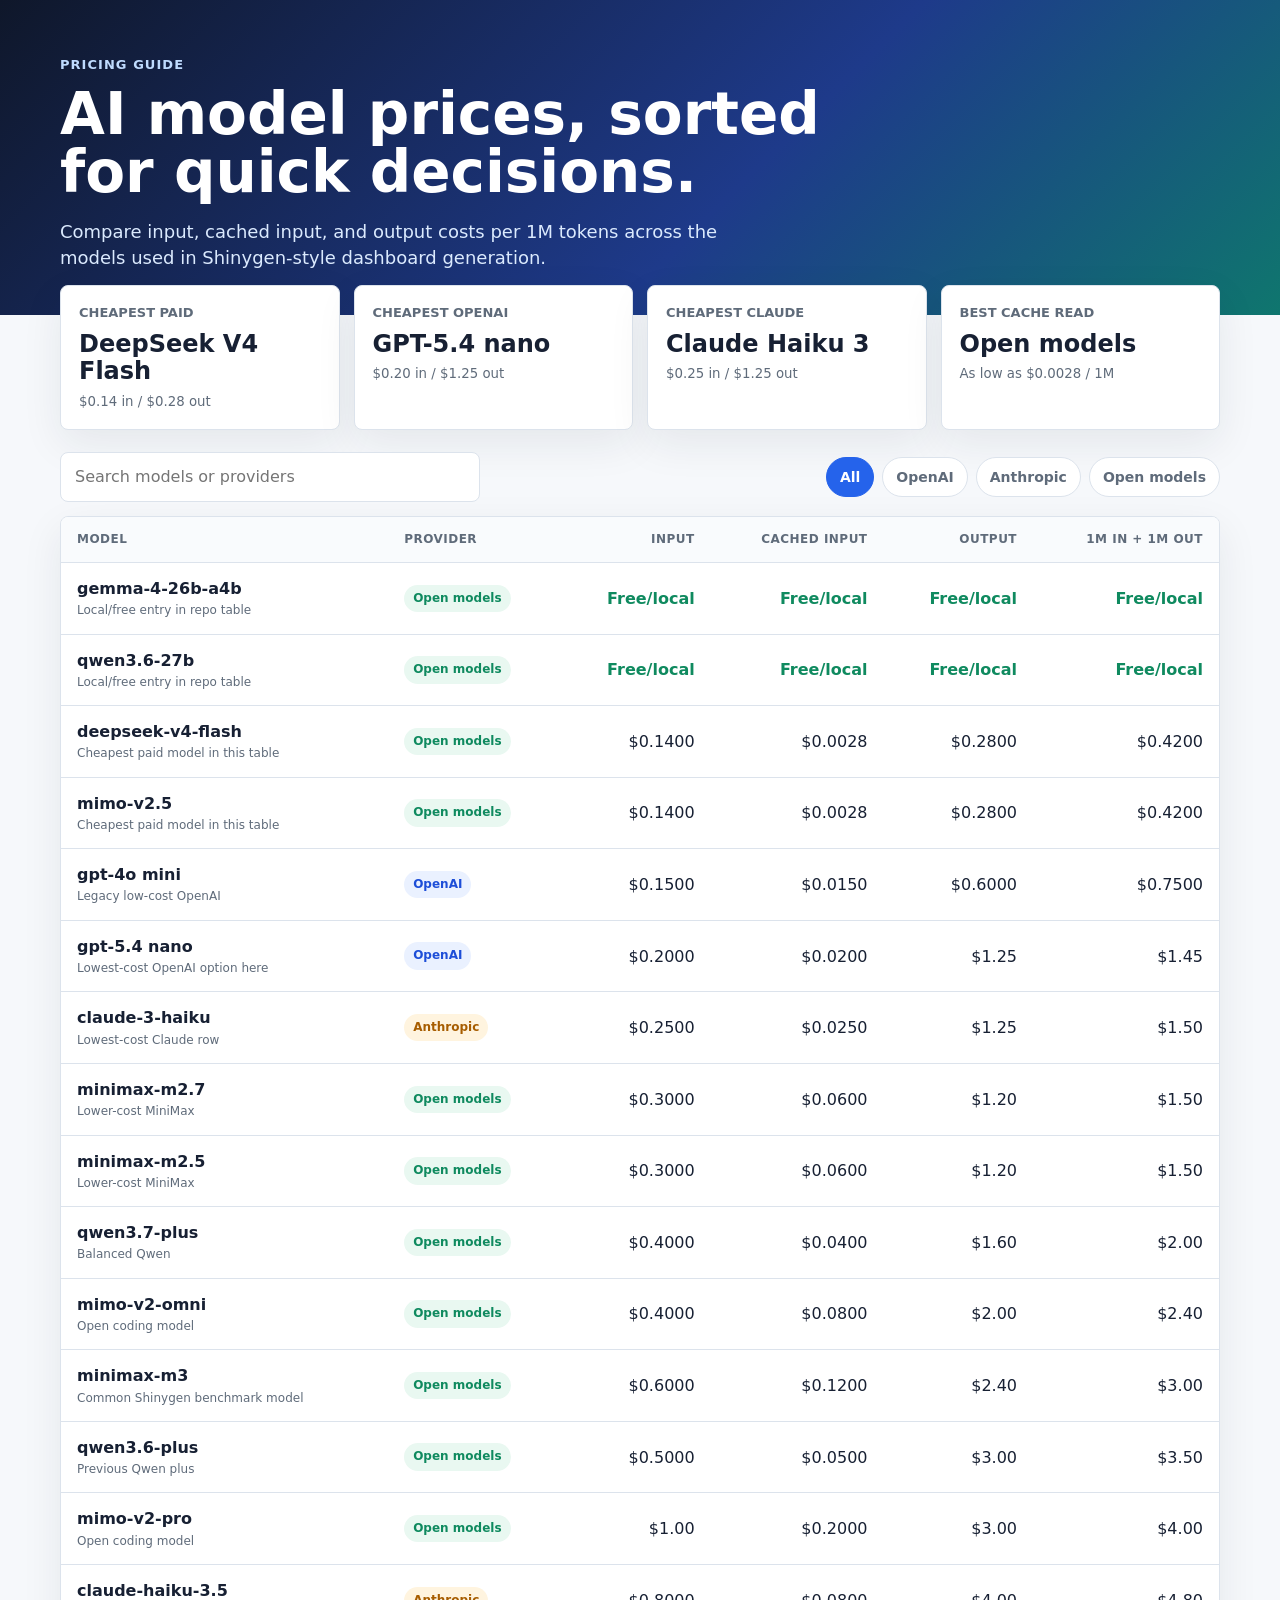
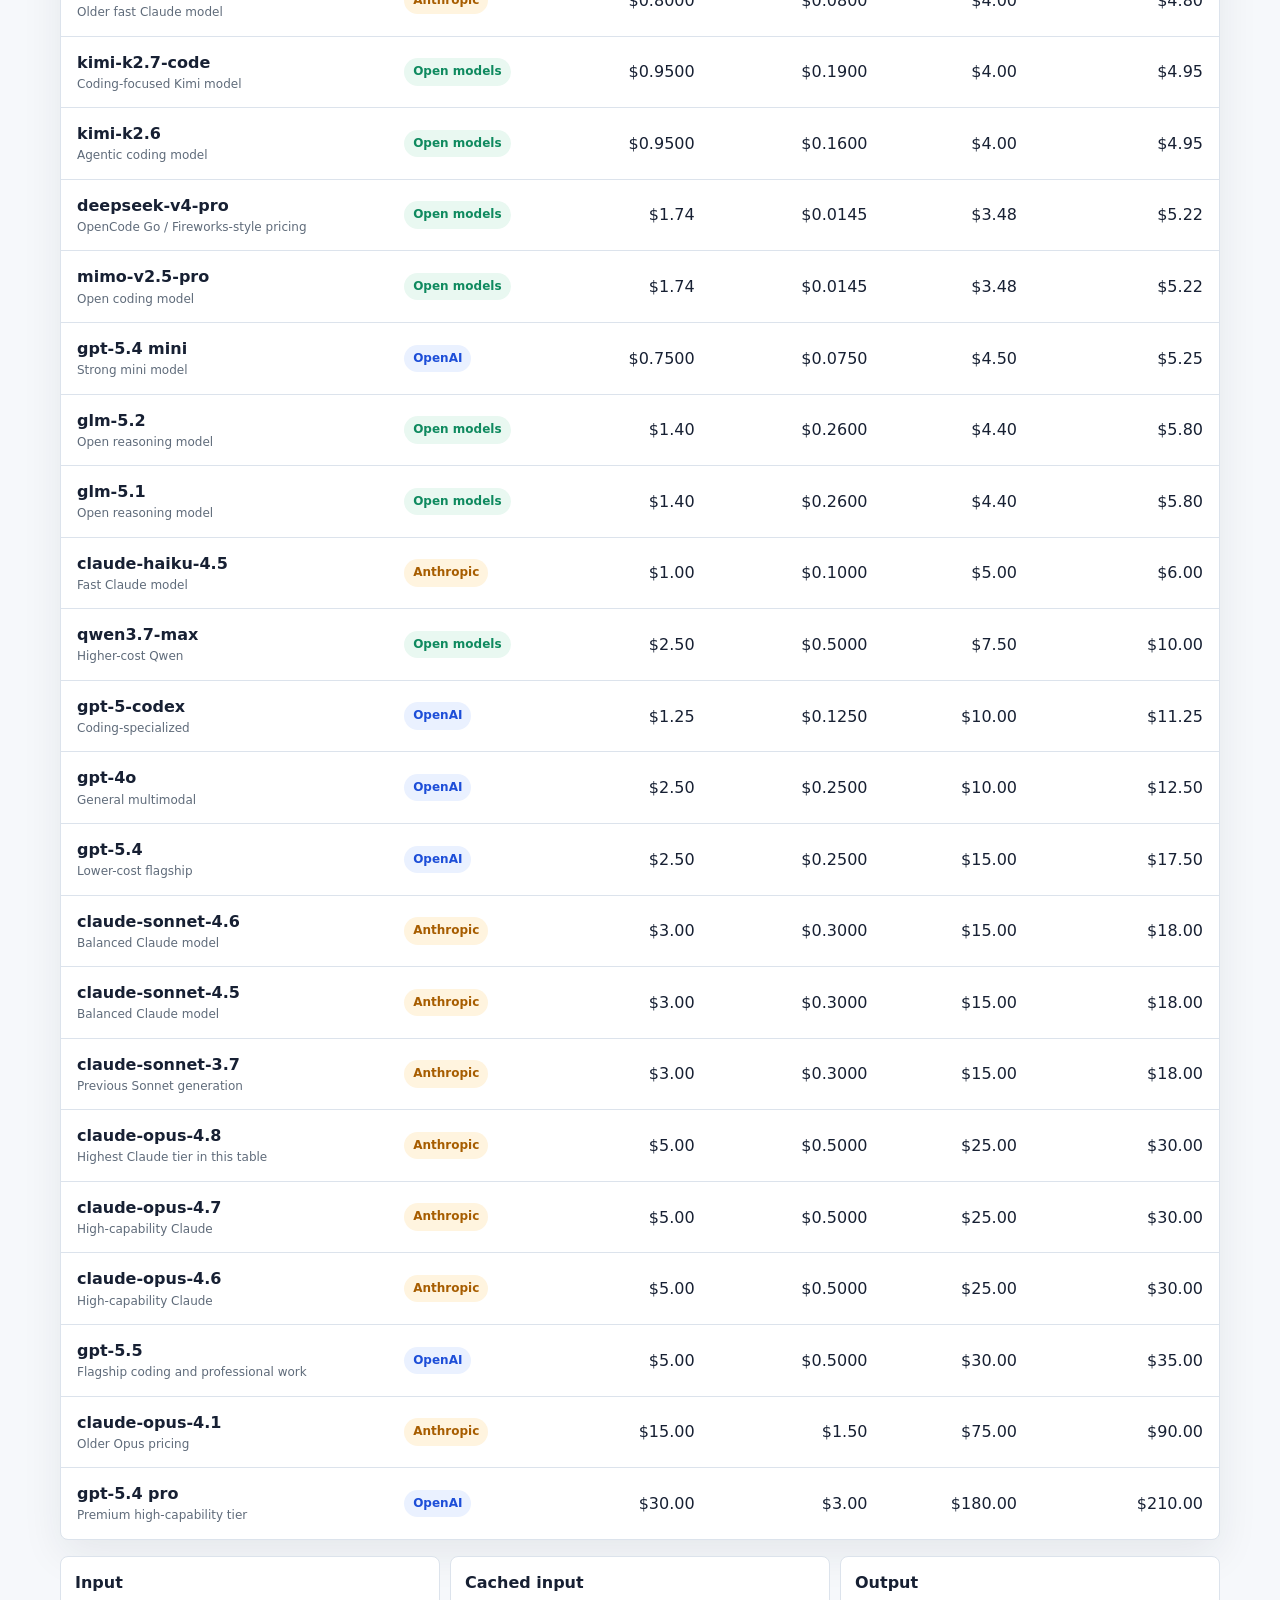
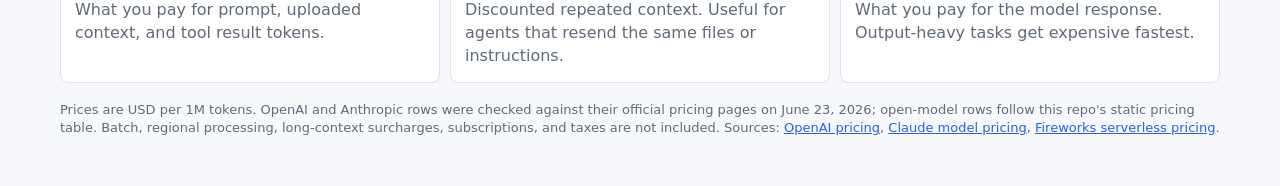
<file: model-pricing.html>
<!doctype html>
<html lang="en">
<head>
  <meta charset="utf-8">
  <meta name="viewport" content="width=device-width, initial-scale=1">
  <title>AI Model Pricing Guide</title>
  <link rel="icon" href="data:image/svg+xml,%3Csvg xmlns='http://www.w3.org/2000/svg' viewBox='0 0 16 16'%3E%3Crect width='16' height='16' rx='3' fill='%232563eb'/%3E%3Cpath d='M4 11h8M4 8h8M4 5h8' stroke='white' stroke-width='1.5' stroke-linecap='round'/%3E%3C/svg%3E">
  <style>
    :root {
      color-scheme: light;
      --bg: #f6f8fb;
      --panel: #fff;
      --ink: #172033;
      --muted: #5f6b7a;
      --line: #dce3ec;
      --blue: #2563eb;
      --blue-soft: #eaf1ff;
      --green: #0f8a5f;
      --green-soft: #e9f8f1;
      --amber: #a75d00;
      --amber-soft: #fff4df;
      --shadow: 0 14px 40px rgba(23, 32, 51, .08);
    }

    * { box-sizing: border-box; }

    body {
      margin: 0;
      background: var(--bg);
      color: var(--ink);
      font-family: Inter, ui-sans-serif, system-ui, -apple-system, BlinkMacSystemFont, "Segoe UI", sans-serif;
      line-height: 1.45;
    }

    header {
      background: linear-gradient(135deg, #0f172a 0%, #1e3a8a 58%, #0f766e 100%);
      color: #fff;
      padding: 56px 24px 44px;
    }

    .wrap {
      width: min(1160px, calc(100% - 32px));
      margin: 0 auto;
    }

    .eyebrow {
      color: #bfdbfe;
      font-size: 13px;
      font-weight: 700;
      letter-spacing: .08em;
      margin: 0 0 10px;
      text-transform: uppercase;
    }

    h1 {
      font-size: clamp(34px, 5vw, 58px);
      line-height: 1;
      letter-spacing: 0;
      margin: 0;
      max-width: 840px;
    }

    .lede {
      color: #dbeafe;
      font-size: 18px;
      margin: 18px 0 0;
      max-width: 720px;
    }

    main { padding: 28px 0 48px; }

    .summary {
      display: grid;
      grid-template-columns: repeat(4, 1fr);
      gap: 14px;
      margin-top: -58px;
    }

    .metric, .panel {
      background: var(--panel);
      border: 1px solid var(--line);
      border-radius: 8px;
      box-shadow: var(--shadow);
    }

    .metric { padding: 18px; }

    .metric span {
      color: var(--muted);
      display: block;
      font-size: 13px;
      font-weight: 700;
      margin-bottom: 8px;
      text-transform: uppercase;
    }

    .metric strong {
      display: block;
      font-size: 24px;
      line-height: 1.15;
    }

    .metric small {
      color: var(--muted);
      display: block;
      margin-top: 6px;
    }

    .toolbar {
      align-items: center;
      display: flex;
      gap: 12px;
      justify-content: space-between;
      margin: 22px 0 14px;
    }

    .search {
      background: #fff;
      border: 1px solid var(--line);
      border-radius: 8px;
      color: var(--ink);
      flex: 1;
      font: inherit;
      max-width: 420px;
      padding: 12px 14px;
    }

    .filters {
      display: flex;
      flex-wrap: wrap;
      gap: 8px;
      justify-content: flex-end;
    }

    .filter {
      background: #fff;
      border: 1px solid var(--line);
      border-radius: 999px;
      color: var(--muted);
      cursor: pointer;
      font: inherit;
      font-size: 14px;
      font-weight: 700;
      padding: 9px 13px;
    }

    .filter.active {
      background: var(--blue);
      border-color: var(--blue);
      color: #fff;
    }

    .panel { overflow: hidden; }

    table {
      border-collapse: collapse;
      width: 100%;
    }

    th, td {
      border-bottom: 1px solid var(--line);
      padding: 14px 16px;
      text-align: right;
      vertical-align: middle;
      white-space: nowrap;
    }

    th {
      background: #f9fbfd;
      color: var(--muted);
      cursor: pointer;
      font-size: 12px;
      letter-spacing: .04em;
      position: sticky;
      text-transform: uppercase;
      top: 0;
      z-index: 1;
    }

    th:first-child, td:first-child,
    th:nth-child(2), td:nth-child(2) {
      text-align: left;
    }

    tr:last-child td { border-bottom: 0; }
    tbody tr:hover { background: #fbfdff; }

    .model {
      color: var(--ink);
      display: block;
      font-weight: 800;
    }

    .note {
      color: var(--muted);
      display: block;
      font-size: 12px;
      margin-top: 2px;
    }

    .tag {
      border-radius: 999px;
      display: inline-flex;
      font-size: 12px;
      font-weight: 800;
      padding: 5px 9px;
    }

    .tag.openai { background: var(--blue-soft); color: #1d4ed8; }
    .tag.anthropic { background: var(--amber-soft); color: var(--amber); }
    .tag.opensource { background: var(--green-soft); color: var(--green); }

    .money { font-variant-numeric: tabular-nums; }
    .free { color: var(--green); font-weight: 800; }

    .help {
      color: var(--muted);
      display: grid;
      gap: 10px;
      grid-template-columns: 1fr 1fr 1fr;
      margin-top: 16px;
    }

    .help div {
      background: #fff;
      border: 1px solid var(--line);
      border-radius: 8px;
      padding: 14px;
    }

    .help strong {
      color: var(--ink);
      display: block;
      margin-bottom: 4px;
    }

    footer {
      color: var(--muted);
      font-size: 13px;
      padding: 18px 0 0;
    }

    a { color: var(--blue); }

    @media (max-width: 860px) {
      header { padding-top: 40px; }
      .summary, .help { grid-template-columns: 1fr 1fr; }
      .toolbar { align-items: stretch; flex-direction: column; }
      .search { max-width: none; width: 100%; }
      .filters { justify-content: flex-start; }
      .panel { overflow-x: auto; }
      table { min-width: 860px; }
    }

    @media (max-width: 560px) {
      .summary, .help { grid-template-columns: 1fr; }
      .metric strong { font-size: 21px; }
    }
  </style>
</head>
<body>
  <header>
    <div class="wrap">
      <p class="eyebrow">Pricing guide</p>
      <h1>AI model prices, sorted for quick decisions.</h1>
      <p class="lede">Compare input, cached input, and output costs per 1M tokens across the models used in Shinygen-style dashboard generation.</p>
    </div>
  </header>

  <main class="wrap">
    <section class="summary" aria-label="Pricing summary">
      <div class="metric">
        <span>Cheapest paid</span>
        <strong>DeepSeek V4 Flash</strong>
        <small>$0.14 in / $0.28 out</small>
      </div>
      <div class="metric">
        <span>Cheapest OpenAI</span>
        <strong>GPT-5.4 nano</strong>
        <small>$0.20 in / $1.25 out</small>
      </div>
      <div class="metric">
        <span>Cheapest Claude</span>
        <strong>Claude Haiku 3</strong>
        <small>$0.25 in / $1.25 out</small>
      </div>
      <div class="metric">
        <span>Best cache read</span>
        <strong>Open models</strong>
        <small>As low as $0.0028 / 1M</small>
      </div>
    </section>

    <section class="toolbar" aria-label="Table tools">
      <input class="search" id="search" type="search" placeholder="Search models or providers" aria-label="Search models or providers">
      <div class="filters" aria-label="Provider filters">
        <button class="filter active" data-provider="all" type="button">All</button>
        <button class="filter" data-provider="OpenAI" type="button">OpenAI</button>
        <button class="filter" data-provider="Anthropic" type="button">Anthropic</button>
        <button class="filter" data-provider="Open models" type="button">Open models</button>
      </div>
    </section>

    <section class="panel" aria-label="Model pricing table">
      <table>
        <thead>
          <tr>
            <th data-key="model">Model</th>
            <th data-key="provider">Provider</th>
            <th data-key="input">Input</th>
            <th data-key="cached">Cached input</th>
            <th data-key="output">Output</th>
            <th data-key="roundtrip">1M in + 1M out</th>
          </tr>
        </thead>
        <tbody id="rows"></tbody>
      </table>
    </section>

    <section class="help" aria-label="How to read this table">
      <div><strong>Input</strong>What you pay for prompt, uploaded context, and tool result tokens.</div>
      <div><strong>Cached input</strong>Discounted repeated context. Useful for agents that resend the same files or instructions.</div>
      <div><strong>Output</strong>What you pay for the model response. Output-heavy tasks get expensive fastest.</div>
    </section>

    <footer>
      Prices are USD per 1M tokens. OpenAI and Anthropic rows were checked against their official pricing pages on June 23, 2026; open-model rows follow this repo's static pricing table. Batch, regional processing, long-context surcharges, subscriptions, and taxes are not included.
      Sources: <a href="https://openai.com/api/pricing/">OpenAI pricing</a>, <a href="https://platform.claude.com/docs/en/about-claude/models/overview">Claude model pricing</a>, <a href="https://docs.fireworks.ai/serverless/pricing">Fireworks serverless pricing</a>.
    </footer>
  </main>

  <script>
    const models = [
      ["gpt-5.5", "OpenAI", 5, .5, 30, "Flagship coding and professional work"],
      ["gpt-5.4", "OpenAI", 2.5, .25, 15, "Lower-cost flagship"],
      ["gpt-5.4 pro", "OpenAI", 30, 3, 180, "Premium high-capability tier"],
      ["gpt-5.4 mini", "OpenAI", .75, .075, 4.5, "Strong mini model"],
      ["gpt-5.4 nano", "OpenAI", .2, .02, 1.25, "Lowest-cost OpenAI option here"],
      ["gpt-5-codex", "OpenAI", 1.25, .125, 10, "Coding-specialized"],
      ["gpt-4o", "OpenAI", 2.5, .25, 10, "General multimodal"],
      ["gpt-4o mini", "OpenAI", .15, .015, .6, "Legacy low-cost OpenAI"],
      ["claude-opus-4.8", "Anthropic", 5, .5, 25, "Highest Claude tier in this table"],
      ["claude-opus-4.7", "Anthropic", 5, .5, 25, "High-capability Claude"],
      ["claude-opus-4.6", "Anthropic", 5, .5, 25, "High-capability Claude"],
      ["claude-opus-4.1", "Anthropic", 15, 1.5, 75, "Older Opus pricing"],
      ["claude-sonnet-4.6", "Anthropic", 3, .3, 15, "Balanced Claude model"],
      ["claude-sonnet-4.5", "Anthropic", 3, .3, 15, "Balanced Claude model"],
      ["claude-sonnet-3.7", "Anthropic", 3, .3, 15, "Previous Sonnet generation"],
      ["claude-haiku-4.5", "Anthropic", 1, .1, 5, "Fast Claude model"],
      ["claude-haiku-3.5", "Anthropic", .8, .08, 4, "Older fast Claude model"],
      ["claude-3-haiku", "Anthropic", .25, .025, 1.25, "Lowest-cost Claude row"],
      ["deepseek-v4-pro", "Open models", 1.74, .0145, 3.48, "OpenCode Go / Fireworks-style pricing"],
      ["mimo-v2-pro", "Open models", 1, .2, 3, "Open coding model"],
      ["mimo-v2-omni", "Open models", .4, .08, 2, "Open coding model"],
      ["glm-5.2", "Open models", 1.4, .26, 4.4, "Open reasoning model"],
      ["glm-5.1", "Open models", 1.4, .26, 4.4, "Open reasoning model"],
      ["mimo-v2.5-pro", "Open models", 1.74, .0145, 3.48, "Open coding model"],
      ["kimi-k2.7-code", "Open models", .95, .19, 4, "Coding-focused Kimi model"],
      ["kimi-k2.6", "Open models", .95, .16, 4, "Agentic coding model"],
      ["minimax-m3", "Open models", .6, .12, 2.4, "Common Shinygen benchmark model"],
      ["minimax-m2.7", "Open models", .3, .06, 1.2, "Lower-cost MiniMax"],
      ["minimax-m2.5", "Open models", .3, .06, 1.2, "Lower-cost MiniMax"],
      ["qwen3.7-max", "Open models", 2.5, .5, 7.5, "Higher-cost Qwen"],
      ["qwen3.7-plus", "Open models", .4, .04, 1.6, "Balanced Qwen"],
      ["qwen3.6-plus", "Open models", .5, .05, 3, "Previous Qwen plus"],
      ["deepseek-v4-flash", "Open models", .14, .0028, .28, "Cheapest paid model in this table"],
      ["mimo-v2.5", "Open models", .14, .0028, .28, "Cheapest paid model in this table"],
      ["gemma-4-26b-a4b", "Open models", 0, 0, 0, "Local/free entry in repo table"],
      ["qwen3.6-27b", "Open models", 0, 0, 0, "Local/free entry in repo table"]
    ].map(([model, provider, input, cached, output, note]) => ({
      model, provider, input, cached, output, note, roundtrip: input + output
    }));

    let provider = "all";
    let sortKey = "roundtrip";
    let sortDir = 1;

    const rows = document.querySelector("#rows");
    const search = document.querySelector("#search");
    const filters = document.querySelectorAll(".filter");

    function money(value) {
      return value === 0 ? '<span class="free">Free/local</span>' : `<span class="money">$${value.toFixed(value < 1 ? 4 : 2)}</span>`;
    }

    function tagClass(value) {
      return value === "OpenAI" ? "openai" : value === "Anthropic" ? "anthropic" : "opensource";
    }

    function draw() {
      const q = search.value.trim().toLowerCase();
      const visible = models
        .filter(row => provider === "all" || row.provider === provider)
        .filter(row => `${row.model} ${row.provider} ${row.note}`.toLowerCase().includes(q))
        .sort((a, b) => {
          const av = a[sortKey];
          const bv = b[sortKey];
          return (typeof av === "number" ? av - bv : String(av).localeCompare(String(bv))) * sortDir;
        });

      rows.innerHTML = visible.map(row => `
        <tr>
          <td><span class="model">${row.model}</span><span class="note">${row.note}</span></td>
          <td><span class="tag ${tagClass(row.provider)}">${row.provider}</span></td>
          <td>${money(row.input)}</td>
          <td>${money(row.cached)}</td>
          <td>${money(row.output)}</td>
          <td>${money(row.roundtrip)}</td>
        </tr>
      `).join("");
    }

    filters.forEach(button => {
      button.addEventListener("click", () => {
        provider = button.dataset.provider;
        filters.forEach(item => item.classList.toggle("active", item === button));
        draw();
      });
    });

    document.querySelectorAll("th").forEach(th => {
      th.addEventListener("click", () => {
        const key = th.dataset.key;
        sortDir = sortKey === key ? -sortDir : 1;
        sortKey = key;
        draw();
      });
    });

    search.addEventListener("input", draw);
    draw();
  </script>
</body>
</html>
</file>
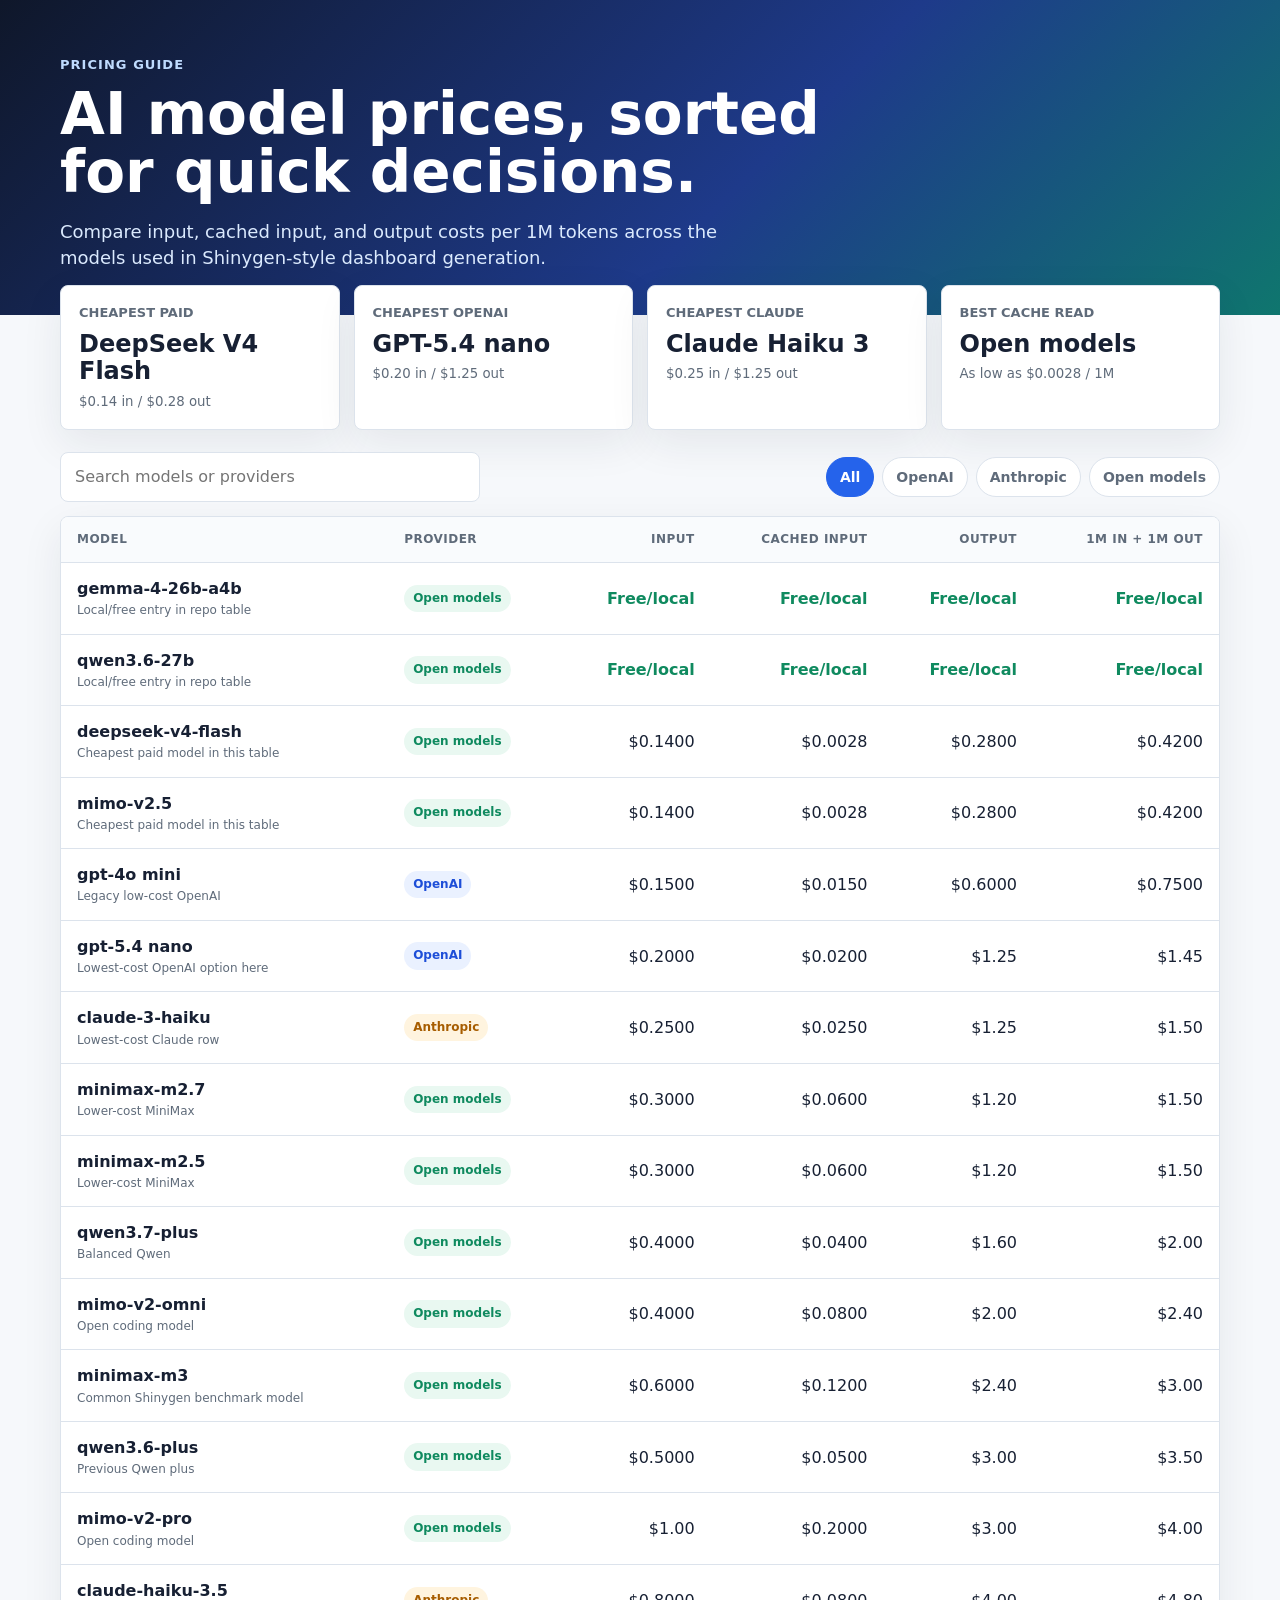
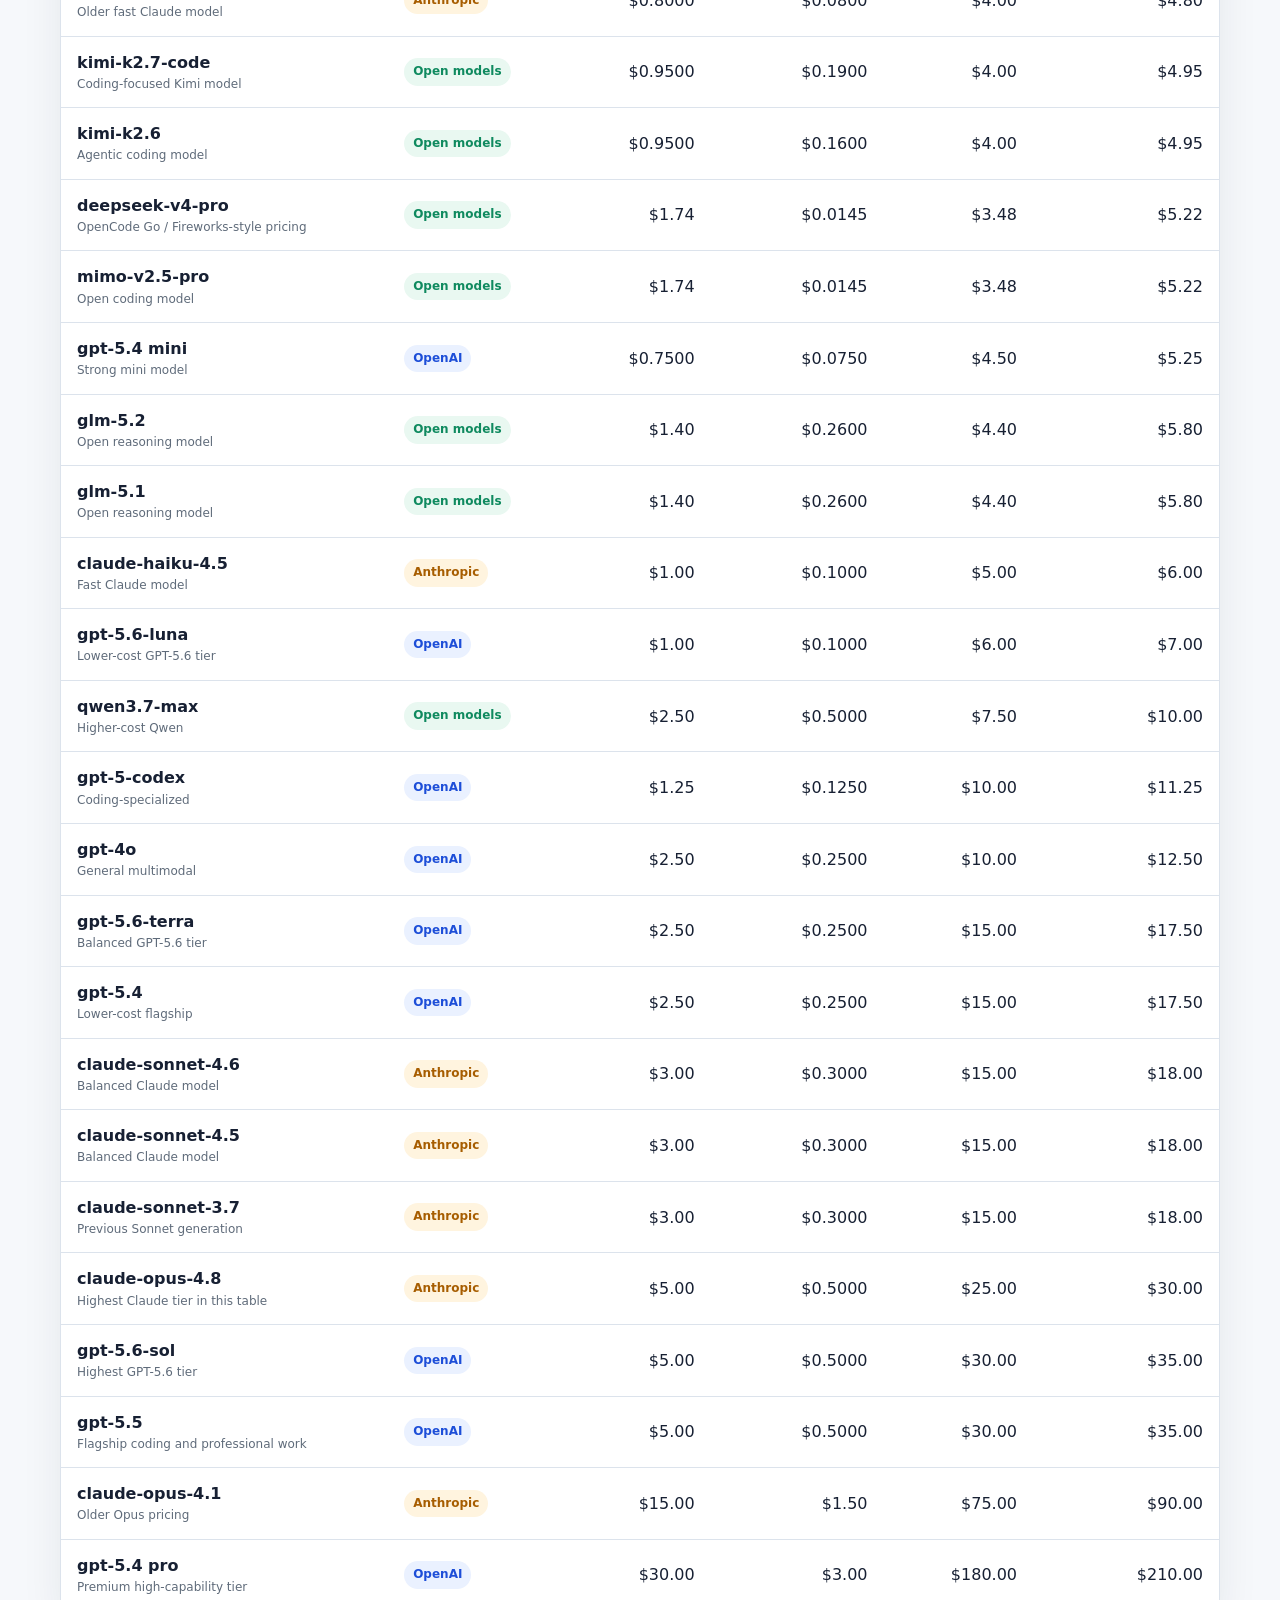
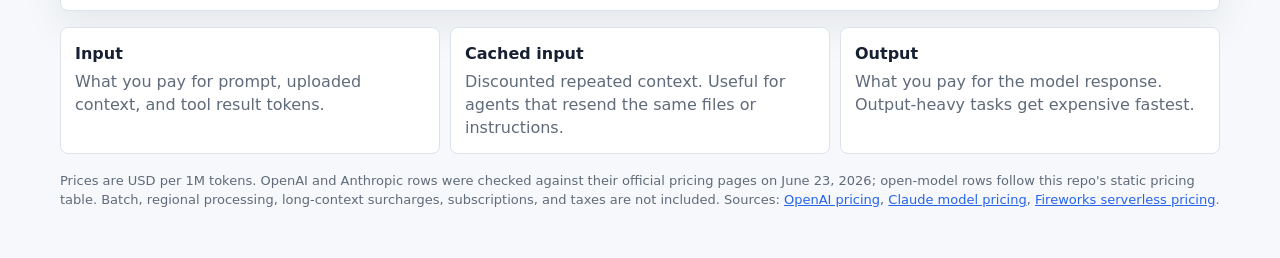
<file: user_testing_app/model_pricing.html>
<!doctype html>
<html lang="en">
<head>
  <meta charset="utf-8">
  <meta name="viewport" content="width=device-width, initial-scale=1">
  <title>AI Model Pricing Guide</title>
  <link rel="icon" href="data:image/svg+xml,%3Csvg xmlns='http://www.w3.org/2000/svg' viewBox='0 0 16 16'%3E%3Crect width='16' height='16' rx='3' fill='%232563eb'/%3E%3Cpath d='M4 11h8M4 8h8M4 5h8' stroke='white' stroke-width='1.5' stroke-linecap='round'/%3E%3C/svg%3E">
  <style>
    :root {
      color-scheme: light;
      --bg: #f6f8fb;
      --panel: #fff;
      --ink: #172033;
      --muted: #5f6b7a;
      --line: #dce3ec;
      --blue: #2563eb;
      --blue-soft: #eaf1ff;
      --green: #0f8a5f;
      --green-soft: #e9f8f1;
      --amber: #a75d00;
      --amber-soft: #fff4df;
      --shadow: 0 14px 40px rgba(23, 32, 51, .08);
    }

    * { box-sizing: border-box; }

    body {
      margin: 0;
      background: var(--bg);
      color: var(--ink);
      font-family: Inter, ui-sans-serif, system-ui, -apple-system, BlinkMacSystemFont, "Segoe UI", sans-serif;
      line-height: 1.45;
    }

    header {
      background: linear-gradient(135deg, #0f172a 0%, #1e3a8a 58%, #0f766e 100%);
      color: #fff;
      padding: 56px 24px 44px;
    }

    .wrap {
      width: min(1160px, calc(100% - 32px));
      margin: 0 auto;
    }

    .eyebrow {
      color: #bfdbfe;
      font-size: 13px;
      font-weight: 700;
      letter-spacing: .08em;
      margin: 0 0 10px;
      text-transform: uppercase;
    }

    h1 {
      font-size: clamp(34px, 5vw, 58px);
      line-height: 1;
      letter-spacing: 0;
      margin: 0;
      max-width: 840px;
    }

    .lede {
      color: #dbeafe;
      font-size: 18px;
      margin: 18px 0 0;
      max-width: 720px;
    }

    main { padding: 28px 0 48px; }

    .summary {
      display: grid;
      grid-template-columns: repeat(4, 1fr);
      gap: 14px;
      margin-top: -58px;
    }

    .metric, .panel {
      background: var(--panel);
      border: 1px solid var(--line);
      border-radius: 8px;
      box-shadow: var(--shadow);
    }

    .metric { padding: 18px; }

    .metric span {
      color: var(--muted);
      display: block;
      font-size: 13px;
      font-weight: 700;
      margin-bottom: 8px;
      text-transform: uppercase;
    }

    .metric strong {
      display: block;
      font-size: 24px;
      line-height: 1.15;
    }

    .metric small {
      color: var(--muted);
      display: block;
      margin-top: 6px;
    }

    .toolbar {
      align-items: center;
      display: flex;
      gap: 12px;
      justify-content: space-between;
      margin: 22px 0 14px;
    }

    .search {
      background: #fff;
      border: 1px solid var(--line);
      border-radius: 8px;
      color: var(--ink);
      flex: 1;
      font: inherit;
      max-width: 420px;
      padding: 12px 14px;
    }

    .filters {
      display: flex;
      flex-wrap: wrap;
      gap: 8px;
      justify-content: flex-end;
    }

    .filter {
      background: #fff;
      border: 1px solid var(--line);
      border-radius: 999px;
      color: var(--muted);
      cursor: pointer;
      font: inherit;
      font-size: 14px;
      font-weight: 700;
      padding: 9px 13px;
    }

    .filter.active {
      background: var(--blue);
      border-color: var(--blue);
      color: #fff;
    }

    .panel { overflow: hidden; }

    table {
      border-collapse: collapse;
      width: 100%;
    }

    th, td {
      border-bottom: 1px solid var(--line);
      padding: 14px 16px;
      text-align: right;
      vertical-align: middle;
      white-space: nowrap;
    }

    th {
      background: #f9fbfd;
      color: var(--muted);
      cursor: pointer;
      font-size: 12px;
      letter-spacing: .04em;
      position: sticky;
      text-transform: uppercase;
      top: 0;
      z-index: 1;
    }

    th:first-child, td:first-child,
    th:nth-child(2), td:nth-child(2) {
      text-align: left;
    }

    tr:last-child td { border-bottom: 0; }
    tbody tr:hover { background: #fbfdff; }

    .model {
      color: var(--ink);
      display: block;
      font-weight: 800;
    }

    .note {
      color: var(--muted);
      display: block;
      font-size: 12px;
      margin-top: 2px;
    }

    .tag {
      border-radius: 999px;
      display: inline-flex;
      font-size: 12px;
      font-weight: 800;
      padding: 5px 9px;
    }

    .tag.openai { background: var(--blue-soft); color: #1d4ed8; }
    .tag.anthropic { background: var(--amber-soft); color: var(--amber); }
    .tag.opensource { background: var(--green-soft); color: var(--green); }

    .money { font-variant-numeric: tabular-nums; }
    .free { color: var(--green); font-weight: 800; }

    .help {
      color: var(--muted);
      display: grid;
      gap: 10px;
      grid-template-columns: 1fr 1fr 1fr;
      margin-top: 16px;
    }

    .help div {
      background: #fff;
      border: 1px solid var(--line);
      border-radius: 8px;
      padding: 14px;
    }

    .help strong {
      color: var(--ink);
      display: block;
      margin-bottom: 4px;
    }

    footer {
      color: var(--muted);
      font-size: 13px;
      padding: 18px 0 0;
    }

    a { color: var(--blue); }

    @media (max-width: 860px) {
      header { padding-top: 40px; }
      .summary, .help { grid-template-columns: 1fr 1fr; }
      .toolbar { align-items: stretch; flex-direction: column; }
      .search { max-width: none; width: 100%; }
      .filters { justify-content: flex-start; }
      .panel { overflow-x: auto; }
      table { min-width: 860px; }
    }

    @media (max-width: 560px) {
      .summary, .help { grid-template-columns: 1fr; }
      .metric strong { font-size: 21px; }
    }
  </style>
</head>
<body>
  <header>
    <div class="wrap">
      <p class="eyebrow">Pricing guide</p>
      <h1>AI model prices, sorted for quick decisions.</h1>
      <p class="lede">Compare input, cached input, and output costs per 1M tokens across the models used in Shinygen-style dashboard generation.</p>
    </div>
  </header>

  <main class="wrap">
    <section class="summary" aria-label="Pricing summary">
      <div class="metric">
        <span>Cheapest paid</span>
        <strong>DeepSeek V4 Flash</strong>
        <small>$0.14 in / $0.28 out</small>
      </div>
      <div class="metric">
        <span>Cheapest OpenAI</span>
        <strong>GPT-5.4 nano</strong>
        <small>$0.20 in / $1.25 out</small>
      </div>
      <div class="metric">
        <span>Cheapest Claude</span>
        <strong>Claude Haiku 3</strong>
        <small>$0.25 in / $1.25 out</small>
      </div>
      <div class="metric">
        <span>Best cache read</span>
        <strong>Open models</strong>
        <small>As low as $0.0028 / 1M</small>
      </div>
    </section>

    <section class="toolbar" aria-label="Table tools">
      <input class="search" id="search" type="search" placeholder="Search models or providers" aria-label="Search models or providers">
      <div class="filters" aria-label="Provider filters">
        <button class="filter active" data-provider="all" type="button">All</button>
        <button class="filter" data-provider="OpenAI" type="button">OpenAI</button>
        <button class="filter" data-provider="Anthropic" type="button">Anthropic</button>
        <button class="filter" data-provider="Open models" type="button">Open models</button>
      </div>
    </section>

    <section class="panel" aria-label="Model pricing table">
      <table>
        <thead>
          <tr>
            <th data-key="model">Model</th>
            <th data-key="provider">Provider</th>
            <th data-key="input">Input</th>
            <th data-key="cached">Cached input</th>
            <th data-key="output">Output</th>
            <th data-key="roundtrip">1M in + 1M out</th>
          </tr>
        </thead>
        <tbody id="rows"></tbody>
      </table>
    </section>

    <section class="help" aria-label="How to read this table">
      <div><strong>Input</strong>What you pay for prompt, uploaded context, and tool result tokens.</div>
      <div><strong>Cached input</strong>Discounted repeated context. Useful for agents that resend the same files or instructions.</div>
      <div><strong>Output</strong>What you pay for the model response. Output-heavy tasks get expensive fastest.</div>
    </section>

    <footer>
      Prices are USD per 1M tokens. OpenAI and Anthropic rows were checked against their official pricing pages on June 23, 2026; open-model rows follow this repo's static pricing table. Batch, regional processing, long-context surcharges, subscriptions, and taxes are not included.
      Sources: <a href="https://openai.com/api/pricing/">OpenAI pricing</a>, <a href="https://platform.claude.com/docs/en/about-claude/models/overview">Claude model pricing</a>, <a href="https://docs.fireworks.ai/serverless/pricing">Fireworks serverless pricing</a>.
    </footer>
  </main>

  <script>
    const models = [
      ["gpt-5.6-sol", "OpenAI", 5, .5, 30, "Highest GPT-5.6 tier"],
      ["gpt-5.6-terra", "OpenAI", 2.5, .25, 15, "Balanced GPT-5.6 tier"],
      ["gpt-5.6-luna", "OpenAI", 1, .1, 6, "Lower-cost GPT-5.6 tier"],
      ["gpt-5.5", "OpenAI", 5, .5, 30, "Flagship coding and professional work"],
      ["gpt-5.4", "OpenAI", 2.5, .25, 15, "Lower-cost flagship"],
      ["gpt-5.4 pro", "OpenAI", 30, 3, 180, "Premium high-capability tier"],
      ["gpt-5.4 mini", "OpenAI", .75, .075, 4.5, "Strong mini model"],
      ["gpt-5.4 nano", "OpenAI", .2, .02, 1.25, "Lowest-cost OpenAI option here"],
      ["gpt-5-codex", "OpenAI", 1.25, .125, 10, "Coding-specialized"],
      ["gpt-4o", "OpenAI", 2.5, .25, 10, "General multimodal"],
      ["gpt-4o mini", "OpenAI", .15, .015, .6, "Legacy low-cost OpenAI"],
      ["claude-opus-4.8", "Anthropic", 5, .5, 25, "Highest Claude tier in this table"],
      ["claude-opus-4.1", "Anthropic", 15, 1.5, 75, "Older Opus pricing"],
      ["claude-sonnet-4.6", "Anthropic", 3, .3, 15, "Balanced Claude model"],
      ["claude-sonnet-4.5", "Anthropic", 3, .3, 15, "Balanced Claude model"],
      ["claude-sonnet-3.7", "Anthropic", 3, .3, 15, "Previous Sonnet generation"],
      ["claude-haiku-4.5", "Anthropic", 1, .1, 5, "Fast Claude model"],
      ["claude-haiku-3.5", "Anthropic", .8, .08, 4, "Older fast Claude model"],
      ["claude-3-haiku", "Anthropic", .25, .025, 1.25, "Lowest-cost Claude row"],
      ["deepseek-v4-pro", "Open models", 1.74, .0145, 3.48, "OpenCode Go / Fireworks-style pricing"],
      ["mimo-v2-pro", "Open models", 1, .2, 3, "Open coding model"],
      ["mimo-v2-omni", "Open models", .4, .08, 2, "Open coding model"],
      ["glm-5.2", "Open models", 1.4, .26, 4.4, "Open reasoning model"],
      ["glm-5.1", "Open models", 1.4, .26, 4.4, "Open reasoning model"],
      ["mimo-v2.5-pro", "Open models", 1.74, .0145, 3.48, "Open coding model"],
      ["kimi-k2.7-code", "Open models", .95, .19, 4, "Coding-focused Kimi model"],
      ["kimi-k2.6", "Open models", .95, .16, 4, "Agentic coding model"],
      ["minimax-m3", "Open models", .6, .12, 2.4, "Common Shinygen benchmark model"],
      ["minimax-m2.7", "Open models", .3, .06, 1.2, "Lower-cost MiniMax"],
      ["minimax-m2.5", "Open models", .3, .06, 1.2, "Lower-cost MiniMax"],
      ["qwen3.7-max", "Open models", 2.5, .5, 7.5, "Higher-cost Qwen"],
      ["qwen3.7-plus", "Open models", .4, .04, 1.6, "Balanced Qwen"],
      ["qwen3.6-plus", "Open models", .5, .05, 3, "Previous Qwen plus"],
      ["deepseek-v4-flash", "Open models", .14, .0028, .28, "Cheapest paid model in this table"],
      ["mimo-v2.5", "Open models", .14, .0028, .28, "Cheapest paid model in this table"],
      ["gemma-4-26b-a4b", "Open models", 0, 0, 0, "Local/free entry in repo table"],
      ["qwen3.6-27b", "Open models", 0, 0, 0, "Local/free entry in repo table"]
    ].map(([model, provider, input, cached, output, note]) => ({
      model, provider, input, cached, output, note, roundtrip: input + output
    }));

    let provider = "all";
    let sortKey = "roundtrip";
    let sortDir = 1;

    const rows = document.querySelector("#rows");
    const search = document.querySelector("#search");
    const filters = document.querySelectorAll(".filter");

    function money(value) {
      return value === 0 ? '<span class="free">Free/local</span>' : `<span class="money">$${value.toFixed(value < 1 ? 4 : 2)}</span>`;
    }

    function tagClass(value) {
      return value === "OpenAI" ? "openai" : value === "Anthropic" ? "anthropic" : "opensource";
    }

    function draw() {
      const q = search.value.trim().toLowerCase();
      const visible = models
        .filter(row => provider === "all" || row.provider === provider)
        .filter(row => `${row.model} ${row.provider} ${row.note}`.toLowerCase().includes(q))
        .sort((a, b) => {
          const av = a[sortKey];
          const bv = b[sortKey];
          return (typeof av === "number" ? av - bv : String(av).localeCompare(String(bv))) * sortDir;
        });

      rows.innerHTML = visible.map(row => `
        <tr>
          <td><span class="model">${row.model}</span><span class="note">${row.note}</span></td>
          <td><span class="tag ${tagClass(row.provider)}">${row.provider}</span></td>
          <td>${money(row.input)}</td>
          <td>${money(row.cached)}</td>
          <td>${money(row.output)}</td>
          <td>${money(row.roundtrip)}</td>
        </tr>
      `).join("");
    }

    filters.forEach(button => {
      button.addEventListener("click", () => {
        provider = button.dataset.provider;
        filters.forEach(item => item.classList.toggle("active", item === button));
        draw();
      });
    });

    document.querySelectorAll("th").forEach(th => {
      th.addEventListener("click", () => {
        const key = th.dataset.key;
        sortDir = sortKey === key ? -sortDir : 1;
        sortKey = key;
        draw();
      });
    });

    search.addEventListener("input", draw);
    draw();
  </script>
</body>
</html>
</file>
